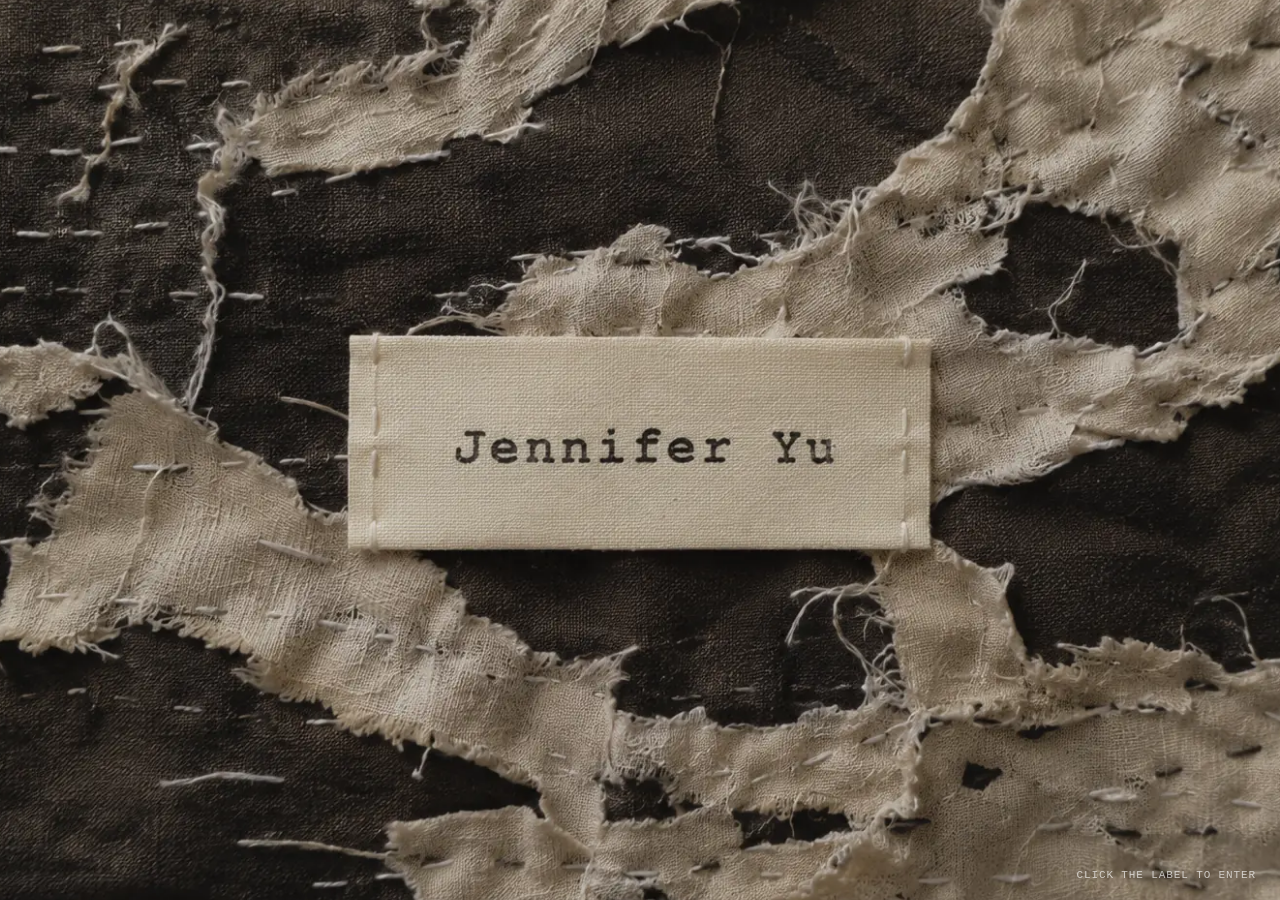
<file: index.html>
<!doctype html>
<html lang="en">
<head>
  <meta charset="UTF-8">
  <meta name="viewport" content="width=device-width,initial-scale=1">
  <meta name="description" content="Jennifer Yu — Fashion Design and Material Practice">
  <title>Jennifer Yu</title>
  <link rel="preload" href="images/jennifer-yu-cover.webp" as="image" type="image/webp">
  <link rel="stylesheet" href="style.css?v=20260730-2">
</head>
<body class="locked">
  <main>
    <section class="cover" id="cover">
      <div class="cover-image" aria-hidden="true"></div>
      <button class="label-button" id="enter-button" type="button" aria-label="Enter Jennifer Yu's portfolio">
        <span class="visually-hidden">Enter portfolio</span>
      </button>
      <p class="cover-hint">Click the label to enter</p>
    </section>
  </main>
  <script src="script.js?v=20260730-2"></script>
</body>
</html>
</file>
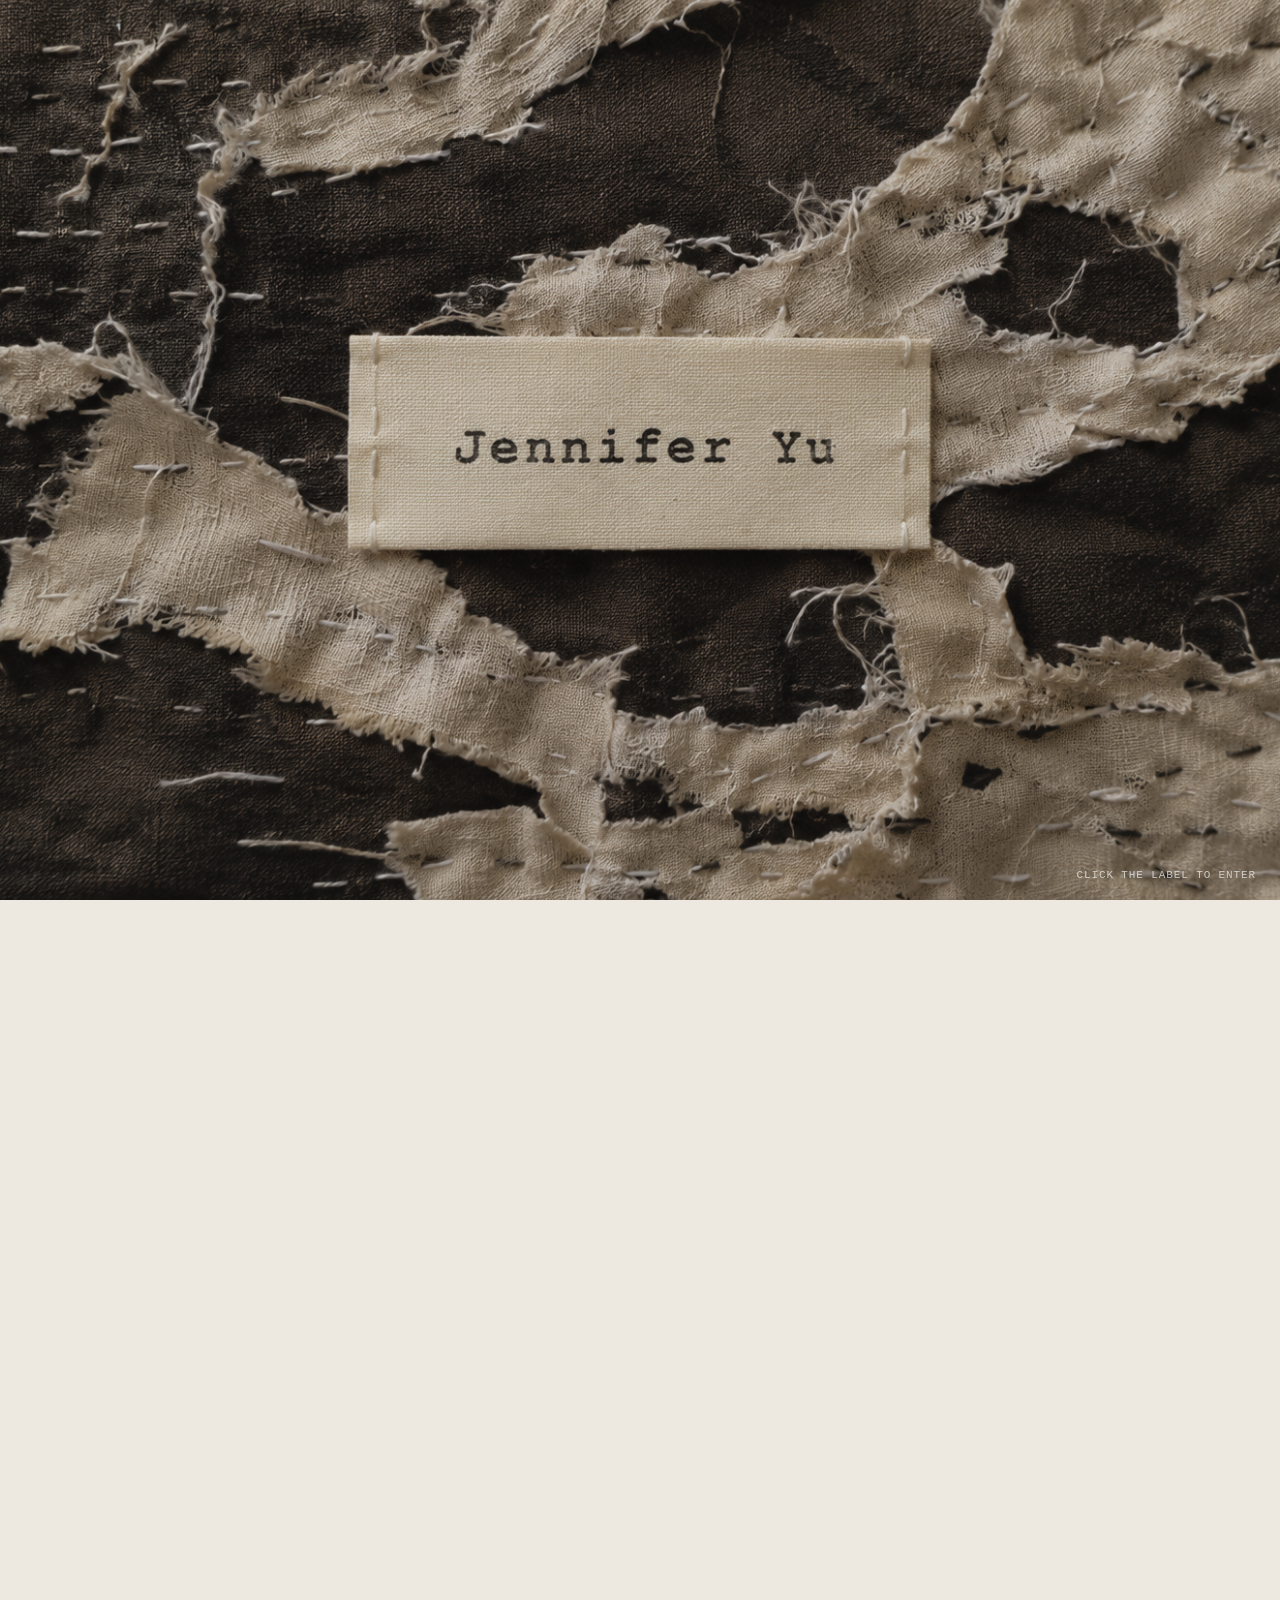
<file: jennifer-yu-github/index.html>
<!doctype html>
<html lang="en">
  <head>
    <meta charset="UTF-8" />
    <meta name="viewport" content="width=device-width, initial-scale=1.0" />
    <meta
      name="description"
      content="Jennifer Yu — Fashion Design and Material Practice"
    />
    <title>Jennifer Yu</title>
    <link rel="stylesheet" href="style.css" />
  </head>
  <body class="locked">
    <main>
      <section class="cover" id="cover">
        <div class="cover-image" aria-hidden="true"></div>
        <button
          class="label-button"
          id="enter-button"
          type="button"
          aria-label="Enter Jennifer Yu's portfolio"
        >
          <span>Enter Jennifer Yu's portfolio</span>
        </button>
        <p class="cover-hint">Click the label to enter</p>
      </section>

      <div class="portfolio" id="portfolio">
        <header class="site-header">
          <button class="wordmark" id="home-button" type="button">Jennifer Yu</button>
          <nav aria-label="Primary navigation">
            <a href="#work">Work</a>
            <a href="#about">About</a>
            <a href="mailto:xintongyu0601@gmail.com">Contact</a>
          </nav>
        </header>

        <section class="intro" aria-labelledby="intro-title">
          <p class="eyebrow">Fashion Design · Material Practice</p>
          <h1 id="intro-title">Material, memory,<br />and transformation.</h1>
          <p class="intro-note">
            Jennifer Yu is a fashion designer based in New York, exploring how
            traces of time can become material and form.
          </p>
        </section>

        <section class="projects" id="work" aria-label="Selected projects">
          <div class="section-heading">
            <p>Selected Works</p>
            <p>2025—2026</p>
          </div>

          <article class="project">
            <p class="project-number">01</p>
            <div>
              <h2>DUST</h2>
              <p class="project-subtitle">Material Experiments &amp; Personal Narrative</p>
            </div>
            <p class="project-note">
              Rust, tea, time, and the memory of a factory in Nanjing.
            </p>
            <span class="project-arrow" aria-hidden="true">↗</span>
          </article>

          <article class="project">
            <p class="project-number">02</p>
            <div>
              <h2>STAIN</h2>
              <p class="project-subtitle">Coffee Natural Dyed</p>
            </div>
            <p class="project-note">
              Everyday traces developed into textile and garment.
            </p>
            <span class="project-arrow" aria-hidden="true">↗</span>
          </article>

          <article class="project">
            <p class="project-number">03</p>
            <div>
              <h2>SHIBUKAKI</h2>
              <p class="project-subtitle">Persimmon Tannin Dyeing</p>
            </div>
            <p class="project-note">
              A study of oxidation, repetition, and changing surfaces.
            </p>
            <span class="project-arrow" aria-hidden="true">↗</span>
          </article>
        </section>

        <section class="about" id="about" aria-labelledby="about-title">
          <p class="eyebrow">About</p>
          <h2 id="about-title">
            A material-led fashion practice shaped by personal narrative,
            handwork, and experimentation.
          </h2>
          <p>Currently studying Fashion Design at Parsons School of Design in New York.</p>
        </section>

        <footer>
          <p>Jennifer Yu</p>
          <a href="mailto:xintongyu0601@gmail.com">xintongyu0601@gmail.com</a>
          <p>New York · 2026</p>
        </footer>
      </div>
    </main>
    <script src="script.js"></script>
  </body>
</html>
</file>
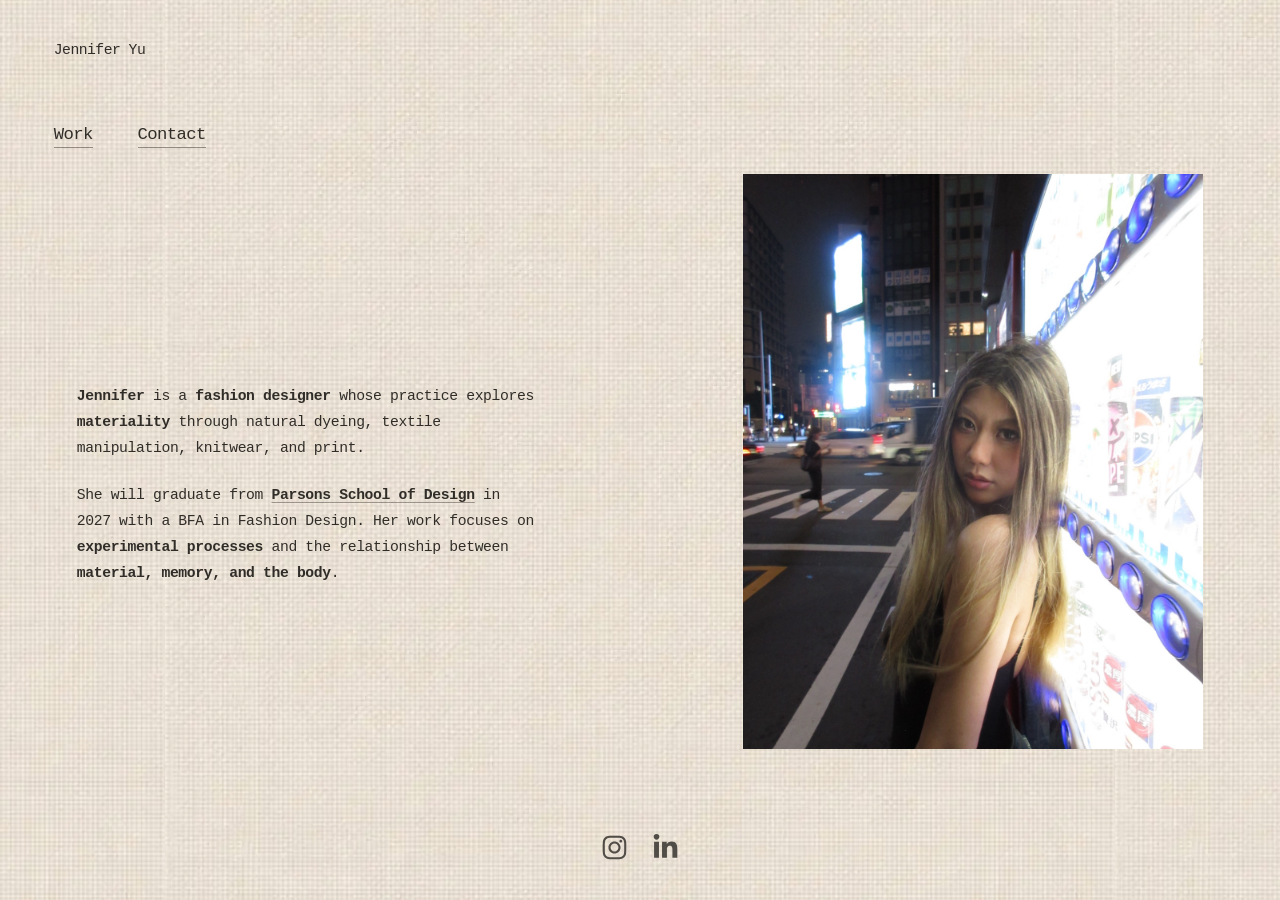
<file: about.html>
<!doctype html>
<html lang="en">
<head>
  <meta charset="UTF-8">
  <meta name="viewport" content="width=device-width,initial-scale=1">
  <meta name="description" content="About Jennifer Yu — Fashion Design and Material Practice">
  <title>About — Jennifer Yu</title>
  <link rel="stylesheet" href="style.css?v=20260730-2">
  <style>.portfolio{opacity:1;transform:none;pointer-events:auto}.page-link{display:inline-block;text-decoration:none}</style>
</head>
<body>
  <main class="portfolio">
    <header class="site-header">
      <a class="wordmark page-link" href="index.html" aria-label="Return to the cover">Jennifer Yu</a>
    </header>
    <section class="about-page" aria-label="About Jennifer Yu">
      <nav class="main-menu" aria-label="Portfolio navigation">
        <a class="stitched-link page-link" href="work.html">Work</a>
        <a class="stitched-link page-link" href="contact.html">Contact</a>
      </nav>
      <div class="about-layout">
        <div class="about-copy">
          <p><strong>Jennifer</strong> is a <strong>fashion designer</strong> whose practice explores <strong>materiality</strong> through natural dyeing, textile manipulation, knitwear, and print.</p>
          <p>She will graduate from <a class="institution-link" href="https://www.newschool.edu/parsons/bfa-fashion-design/" target="_blank" rel="noreferrer"><strong>Parsons School of Design</strong></a> in 2027 with a BFA in Fashion Design. Her work focuses on <strong>experimental processes</strong> and the relationship between <strong>material, memory, and the body</strong>.</p>
        </div>
        <figure class="portrait"><img src="images/jennifer-yu-portrait.jpeg" alt="Portrait of Jennifer Yu"></figure>
      </div>
      <div class="social-links" aria-label="Social links">
        <a class="social-link" href="https://www.instagram.com/_jenniferyu_?igsh=MWNzZ3d0NGlrMDB5eA==" target="_blank" rel="noreferrer" aria-label="Jennifer Yu on Instagram">
          <svg aria-hidden="true" viewBox="0 0 448 512"><path d="M224.1 141c-63.6 0-114.9 51.3-114.9 114.9s51.3 114.9 114.9 114.9S339 319.5 339 255.9 287.7 141 224.1 141Zm0 189.6c-41.1 0-74.7-33.5-74.7-74.7s33.5-74.7 74.7-74.7 74.7 33.5 74.7 74.7-33.6 74.7-74.7 74.7Zm146.4-194.3c0 14.9-12 26.8-26.8 26.8-14.9 0-26.8-12-26.8-26.8s12-26.8 26.8-26.8 26.8 12 26.8 26.8Zm76.1 27.2c-1.7-35.9-9.9-67.7-36.2-93.9-26.2-26.2-58-34.4-93.9-36.2-37-2.1-147.9-2.1-184.9 0-35.8 1.7-67.6 9.9-93.9 36.1s-34.4 58-36.2 93.9c-2.1 37-2.1 147.9 0 184.9 1.7 35.9 9.9 67.7 36.2 93.9s58 34.4 93.9 36.2c37 2.1 147.9 2.1 184.9 0 35.9-1.7 67.7-9.9 93.9-36.2 26.2-26.2 34.4-58 36.2-93.9 2.1-37 2.1-147.8 0-184.8ZM398.8 388c-7.8 19.6-22.9 34.7-42.6 42.6-29.5 11.7-99.5 9-132.1 9s-102.7 2.6-132.1-9c-19.6-7.8-34.7-22.9-42.6-42.6-11.7-29.5-9-99.5-9-132.1s-2.6-102.7 9-132.1c7.8-19.6 22.9-34.7 42.6-42.6 29.5-11.7 99.5-9 132.1-9s102.7-2.6 132.1 9c19.6 7.8 34.7 22.9 42.6 42.6 11.7 29.5 9 99.5 9 132.1s2.7 102.7-9 132.1Z"></path></svg>
        </a>
        <a class="social-link" href="https://www.linkedin.com/in/xintong-yu-71784a2b6?utm_source=share_via&amp;utm_content=profile&amp;utm_medium=member_ios" target="_blank" rel="noreferrer" aria-label="Jennifer Yu on LinkedIn">
          <svg aria-hidden="true" viewBox="0 0 448 512"><path d="M100.3 448H7.4V148.9h92.9ZM53.8 108.1C24.1 108.1 0 83.5 0 53.8A53.8 53.8 0 0 1 107.6 53.8c0 29.7-24.1 54.3-53.8 54.3ZM447.9 448h-92.7V302.4c0-34.7-.7-79.2-48.3-79.2-48.3 0-55.7 37.7-55.7 76.7V448h-92.8V148.9h89.1v40.8h1.3c12.4-23.5 42.7-48.3 87.9-48.3 94 0 111.3 61.9 111.3 142.3V448Z"></path></svg>
        </a>
      </div>
    </section>
  </main>
</body>
</html>
</file>
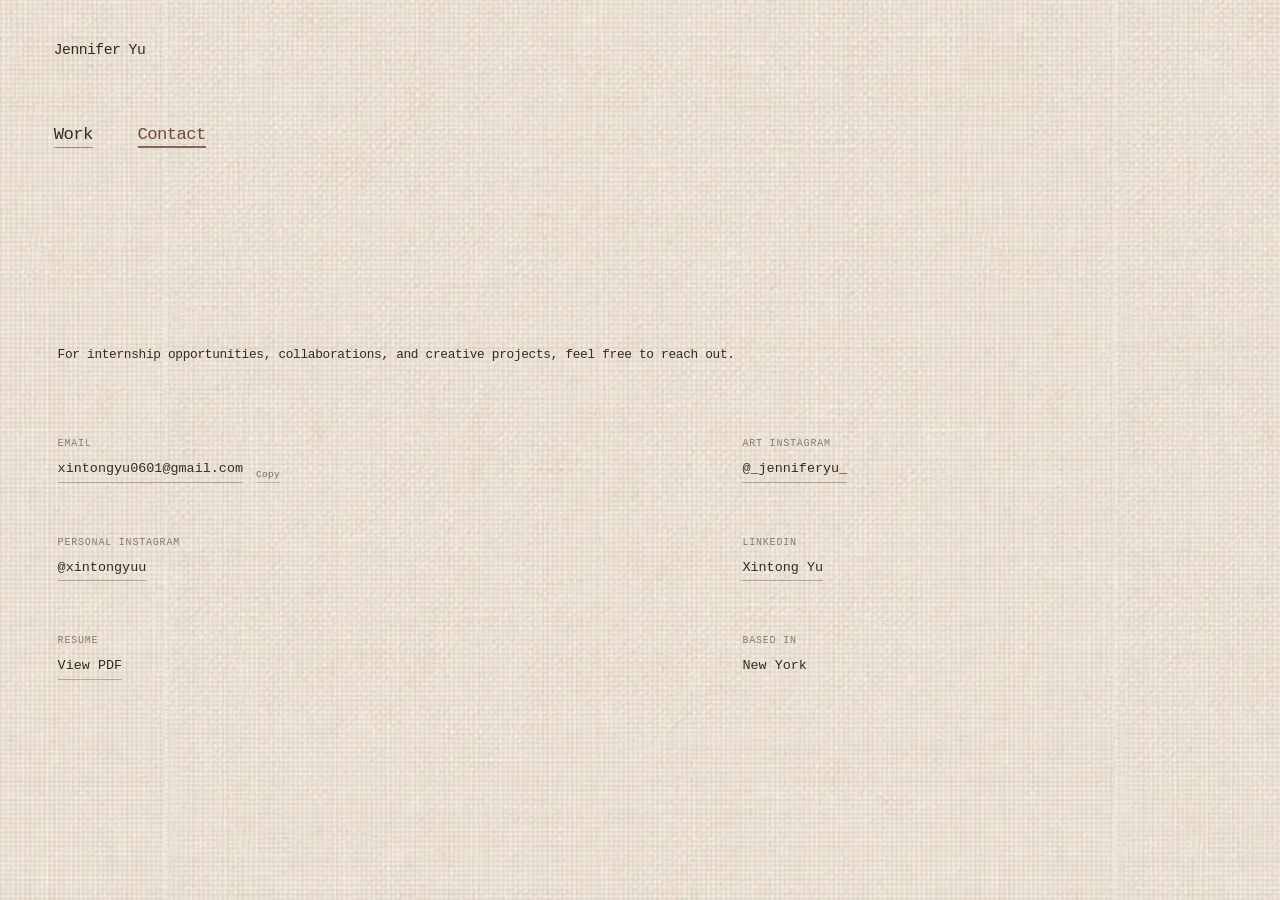
<file: contact.html>
<!doctype html>
<html lang="en">
<head>
  <meta charset="UTF-8">
  <meta name="viewport" content="width=device-width,initial-scale=1">
  <meta name="description" content="Contact Jennifer Yu — Fashion Designer">
  <title>Contact — Jennifer Yu</title>
  <link rel="stylesheet" href="style.css?v=20260730-contact-final">
  <style>.portfolio{opacity:1;transform:none;pointer-events:auto}.page-link{display:inline-block;text-decoration:none}</style>
</head>
<body>
  <main class="portfolio">
    <header class="site-header"><a class="wordmark page-link" href="about.html" aria-label="Return to Jennifer Yu's introduction">Jennifer Yu</a></header>
    <section class="contact-page" aria-labelledby="contact-title">
      <nav class="main-menu contact-menu" aria-label="Portfolio">
        <a class="stitched-link page-link" href="work.html">Work</a>
        <a class="stitched-link page-link stitched-link--active" href="contact.html" aria-current="page">Contact</a>
      </nav>
      <div class="contact-layout">
        <p class="contact-intro" id="contact-title">For internship opportunities, collaborations, and creative projects, feel free to reach out.</p>
        <dl class="contact-list">
          <div>
            <dt>Email</dt>
            <dd>
              <span class="email-actions">
                <a class="email-address" id="email-link" href="mailto:xintongyu0601@gmail.com">xintongyu0601@gmail.com</a>
                <button class="copy-email" id="copy-email" type="button">Copy</button>
                <span class="visually-hidden" id="copy-status" aria-live="polite"></span>
              </span>
            </dd>
          </div>
          <div><dt>Art Instagram</dt><dd><a href="https://www.instagram.com/_jenniferyu_/" target="_blank" rel="noreferrer">@_jenniferyu_</a></dd></div>
          <div><dt>Personal Instagram</dt><dd><a href="https://www.instagram.com/xintongyuu/" target="_blank" rel="noreferrer">@xintongyuu</a></dd></div>
          <div><dt>LinkedIn</dt><dd><a href="https://www.linkedin.com/in/xintong-yu-71784a2b6/" target="_blank" rel="noreferrer">Xintong Yu</a></dd></div>
          <div><dt>Resume</dt><dd><a href="resume/xintong-yu-resume.pdf" target="_blank" rel="noreferrer">View PDF</a></dd></div>
          <div><dt>Based in</dt><dd>New York</dd></div>
        </dl>
      </div>
    </section>
  </main>
  <script>
    (() => {
      const email = "xintongyu0601@gmail.com";
      const emailLink = document.getElementById("email-link");
      const copyButton = document.getElementById("copy-email");
      const copyStatus = document.getElementById("copy-status");

      emailLink.addEventListener("click", (event) => {
        const touch = matchMedia("(pointer: coarse)").matches || navigator.maxTouchPoints > 0;
        if (!touch) {
          event.preventDefault();
          window.open(
            "https://mail.google.com/mail/?view=cm&fs=1&to=" + encodeURIComponent(email),
            "_blank",
            "noopener,noreferrer"
          );
        }
      });

      copyButton.addEventListener("click", async () => {
        try {
          await navigator.clipboard.writeText(email);
        } catch {
          const area = document.createElement("textarea");
          area.value = email;
          area.style.position = "fixed";
          area.style.opacity = "0";
          document.body.appendChild(area);
          area.select();
          document.execCommand("copy");
          area.remove();
        }
        copyButton.textContent = "Copied";
        copyStatus.textContent = "Email address copied";
        setTimeout(() => {
          copyButton.textContent = "Copy";
          copyStatus.textContent = "";
        }, 1800);
      });
    })();
  </script>
</body>
</html>
</file>
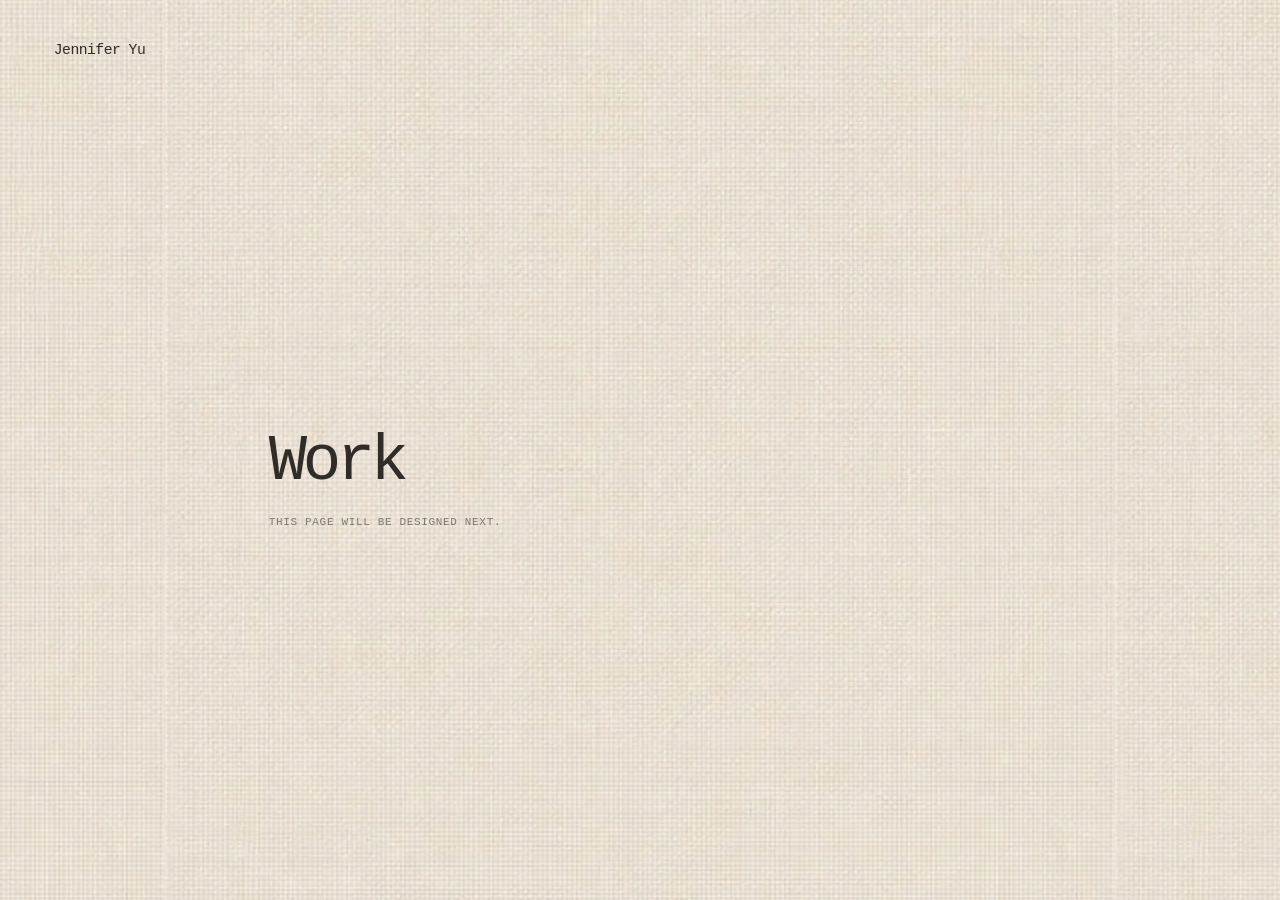
<file: work.html>
<!doctype html>
<html lang="en">
<head>
  <meta charset="UTF-8">
  <meta name="viewport" content="width=device-width,initial-scale=1">
  <title>Work — Jennifer Yu</title>
  <link rel="stylesheet" href="style.css?v=20260730-2">
  <style>.portfolio{opacity:1;transform:none;pointer-events:auto}.page-link{display:inline-block;text-decoration:none}</style>
</head>
<body>
  <main class="portfolio">
    <header class="site-header"><a class="wordmark page-link" href="about.html" aria-label="Return to Jennifer Yu's introduction">Jennifer Yu</a></header>
    <section class="placeholder-page" aria-labelledby="work-title">
      <p class="placeholder-title" id="work-title">Work</p>
      <p class="placeholder-page__note">This page will be designed next.</p>
    </section>
  </main>
</body>
</html>
</file>
<file: style.css>
:root {
  --linen: #ede9df;
  --ink: #302d29;
  --hover: #75483f;
}

* {
  box-sizing: border-box;
}

html {
  scroll-behavior: smooth;
}

body {
  margin: 0;
  background: var(--linen);
  color: var(--ink);
  font-family: "Courier New", Courier, monospace;
}

button,
a {
  color: inherit;
}

.institution-link {
  text-decoration-line: underline;
  text-decoration-thickness: 1px;
  text-underline-offset: 3px;
  text-decoration-color: color-mix(in srgb, currentColor 42%, transparent);
  transition: color 220ms ease, text-decoration-color 220ms ease;
}

.institution-link:hover,
.institution-link:focus-visible {
  color: var(--hover);
  text-decoration-color: currentColor;
}

.institution-link:focus-visible {
  outline: 1px dotted var(--hover);
  outline-offset: 4px;
}

button {
  font: inherit;
}

.visually-hidden {
  position: absolute;
  width: 1px;
  height: 1px;
  padding: 0;
  margin: -1px;
  overflow: hidden;
  clip: rect(0, 0, 0, 0);
  white-space: nowrap;
  border: 0;
}

.cover {
  position: fixed;
  inset: 0;
  z-index: 10;
  overflow: hidden;
  background: #211d18;
  transition: opacity 800ms cubic-bezier(0.77, 0, 0.18, 1),
    visibility 800ms;
}

.cover.leaving {
  opacity: 0;
  visibility: hidden;
  pointer-events: none;
}

.cover-image {
  position: absolute;
  inset: -1px;
  background-image: url("images/jennifer-yu-cover.webp");
  background-position: center;
  background-repeat: no-repeat;
  background-size: cover;
  transform: scale(1.01);
  transition: transform 1.6s cubic-bezier(0.2, 0.7, 0, 1);
}

.cover:has(.label-button:hover) .cover-image,
.cover:has(.label-button:focus-visible) .cover-image {
  transform: scale(1.025);
}

.label-button {
  position: absolute;
  left: 50%;
  top: 50%;
  width: clamp(280px, 36vw, 620px);
  height: clamp(120px, 20vw, 270px);
  transform: translate(-50%, -50%);
  cursor: pointer;
  border: 0;
  background: transparent;
}

.label-button:focus-visible {
  outline: 1px solid rgba(255, 255, 255, 0.85);
  outline-offset: 8px;
}

.cover-hint {
  position: absolute;
  right: 24px;
  bottom: 19px;
  margin: 0;
  color: rgba(255, 255, 255, 0.68);
  font-size: 11px;
  letter-spacing: 0.08em;
  line-height: 1;
  text-transform: uppercase;
  opacity: 0;
  animation: hint-in 600ms 1.2s forwards;
}

@keyframes hint-in {
  to {
    opacity: 1;
  }
}

.portfolio {
  position: relative;
  min-height: 100svh;
  overflow: hidden;
  background-color: var(--linen);
  background-image: url("images/linen-texture-fine.webp");
  background-position: center;
  background-repeat: repeat;
  background-size: min(950px, 100vw) auto;
  opacity: 0;
  transform: translateY(12px);
  pointer-events: none;
  transition: opacity 600ms 360ms ease, transform 800ms 300ms ease;
}

.portfolio::after {
  position: absolute;
  inset: 0;
  z-index: 0;
  content: "";
  pointer-events: none;
  opacity: 0.1;
  background: var(--linen);
  mix-blend-mode: multiply;
}

.portfolio.visible {
  opacity: 1;
  transform: none;
  pointer-events: auto;
}

.site-header,
.about-page,
.placeholder-page,
.contact-page {
  position: relative;
  z-index: 1;
}

.site-header {
  position: fixed;
  top: 0;
  left: 0;
  z-index: 3;
  padding: clamp(25px, 3.2vw, 48px) clamp(24px, 4.2vw, 64px);
}

.wordmark {
  position: relative;
  padding: 0 0 5px;
  border: 0;
  background: transparent;
  cursor: pointer;
  font-family: "Courier New", Courier, monospace;
  font-size: clamp(14px, 1.15vw, 18px);
  font-weight: 300;
  letter-spacing: -0.035em;
  line-height: 1;
}

.wordmark::after {
  position: absolute;
  right: 0;
  bottom: 0;
  left: 0;
  height: 1px;
  content: "";
  background: var(--ink);
  opacity: 0;
  transform: scaleX(0.75);
  transition: opacity 220ms ease, transform 280ms ease;
}

.wordmark:hover::after,
.wordmark:focus-visible::after {
  opacity: 0.42;
  transform: scaleX(1);
}

.wordmark:focus-visible,
.stitched-link:focus-visible {
  outline: 1px dotted var(--hover);
  outline-offset: 8px;
}

.about-page {
  display: grid;
  grid-template-rows: auto 1fr auto;
  min-height: 100svh;
  padding: clamp(94px, 14vh, 140px) clamp(24px, 4.2vw, 64px)
    clamp(28px, 4vh, 44px);
}

.main-menu {
  display: flex;
  align-items: center;
  justify-content: flex-start;
  gap: clamp(28px, 3.5vw, 54px);
  width: 100%;
  margin: 0;
  text-align: left;
}

.stitched-link {
  position: relative;
  padding: 0 0 7px;
  border: 0;
  background: transparent;
  cursor: pointer;
  font-family: "Courier New", Courier, monospace;
  font-size: clamp(15px, 1.35vw, 20px);
  font-weight: 300;
  letter-spacing: -0.035em;
  line-height: 1;
  transition: color 260ms ease, transform 260ms ease;
}

.stitched-link::after {
  position: absolute;
  right: 0;
  bottom: 2px;
  left: 0;
  height: 1px;
  content: "";
  background: currentColor;
  opacity: 0.48;
  transform: scaleX(1);
  transform-origin: left center;
  transition: opacity 220ms ease, transform 420ms cubic-bezier(0.22, 1, 0.36, 1);
}

.stitched-link:hover,
.stitched-link:focus-visible {
  color: var(--hover);
  transform: translateX(4px);
}

.stitched-link:hover::after,
.stitched-link:focus-visible::after {
  opacity: 0.9;
  transform: scaleX(1);
}

.about-layout {
  display: grid;
  grid-template-columns: minmax(360px, 0.88fr) minmax(360px, 1.12fr);
  align-items: center;
  gap: clamp(48px, 6vw, 92px);
  width: min(1180px, 88vw);
  margin: -1vh auto 0;
}

.about-copy {
  min-width: 0;
  max-width: 610px;
  font-family: "Courier New", Courier, monospace;
  font-size: clamp(13px, 1.15vw, 17px);
  font-weight: 300;
  letter-spacing: -0.025em;
  line-height: 1.76;
}

.about-copy strong {
  font-weight: 620;
}

.about-copy p {
  margin: 0;
}

.about-copy p + p {
  margin-top: 1.45em;
}

.portrait {
  width: min(100%, 460px);
  margin: 0;
  justify-self: end;
  overflow: hidden;
  background: #d8d2c8;
  aspect-ratio: 4 / 5;
  transform: translateY(-24px);
}

.portrait img {
  display: block;
  width: 100%;
  height: 100%;
  object-fit: cover;
  object-position: 61% 45%;
}

.social-links {
  display: flex;
  align-items: center;
  justify-content: center;
  gap: 24px;
  min-height: 34px;
}

.social-link {
  display: block;
  width: 27px;
  height: 27px;
  color: var(--ink);
  text-decoration: none;
  opacity: 0.82;
  transition: opacity 220ms ease, transform 220ms ease;
}

.social-link svg {
  display: block;
  width: 100%;
  height: 100%;
  fill: currentColor;
}

.social-link:hover,
.social-link:focus-visible {
  opacity: 1;
  transform: translateY(-2px);
}

.social-link:focus-visible {
  outline: 1px dotted var(--hover);
  outline-offset: 6px;
}

.placeholder-page {
  display: flex;
  flex-direction: column;
  justify-content: center;
  min-height: 100svh;
  padding: 16vh 8vw 10vh clamp(52px, 21vw, 360px);
}

.placeholder-page p {
  margin: 0;
  font-size: clamp(34px, 5vw, 72px);
  letter-spacing: -0.07em;
}

.placeholder-page .placeholder-page__note {
  margin-top: 18px;
  color: rgba(48, 45, 41, 0.58);
  font-size: 11px;
  letter-spacing: 0.06em;
  text-transform: uppercase;
}

@media (max-width: 700px) {
  .cover-image {
    background-size: auto 100%;
  }

  .label-button {
    width: 58vw;
    height: 26vw;
    min-height: 90px;
  }

  .cover-hint {
    right: 16px;
    bottom: 16px;
    font-size: 9px;
  }

  .site-header {
    padding: 25px 22px;
  }

  .wordmark {
    font-size: 13px;
  }

  .about-page,
  .placeholder-page,
  .contact-page {
    padding-right: 22px;
    padding-left: 22px;
  }

  .main-menu {
    gap: 26px;
    margin: 6px 0 0;
    padding-left: 0;
  }

  .stitched-link {
    padding-bottom: 7px;
    font-size: 15px;
  }

  .about-page {
    grid-template-rows: auto 1fr auto;
    padding-top: 84px;
    padding-bottom: 22px;
  }

  .about-layout {
    grid-template-columns: minmax(0, 0.82fr) minmax(0, 1.18fr);
    align-items: center;
    gap: 20px;
    width: 100%;
    margin: 10px 0 8px;
  }

  .portrait {
    grid-column: 2;
    grid-row: 1;
    width: 100%;
    justify-self: end;
    aspect-ratio: 3 / 4;
    transform: translateY(-28px);
  }

  .about-copy {
    grid-column: 1;
    grid-row: 1;
    width: 100%;
    max-width: 100%;
    overflow-wrap: anywhere;
    font-size: clamp(9px, 2.3vw, 10.75px);
    line-height: 1.7;
    text-align: left;
  }

  .about-copy p + p {
    margin-top: 1.1em;
  }

  .social-links {
    gap: 20px;
  }

  .social-link {
    width: 24px;
    height: 24px;
  }
}

.contact-page {
  display: grid;
  grid-template-rows: auto 1fr;
  min-height: 100svh;
  padding: clamp(94px, 14vh, 140px) clamp(24px, 4.2vw, 64px)
    clamp(40px, 6vh, 72px);
}

.contact-menu {
  align-self: start;
}

.stitched-link--active {
  color: var(--hover);
}

.stitched-link--active::after {
  height: 2px;
  opacity: 0.82;
}

.contact-layout {
  display: flex;
  flex-direction: column;
  justify-content: center;
  gap: clamp(54px, 8vh, 86px);
  width: min(1180px, 91vw);
  margin: 0 auto;
  padding: clamp(34px, 5vh, 62px) 0 clamp(8px, 2vh, 24px);
}

.contact-intro {
  width: 100%;
  max-width: none;
  margin: 0;
  font-size: clamp(12px, 1vw, 15px);
  font-weight: 300;
  letter-spacing: -0.025em;
  line-height: 1.75;
  text-align: left;
}

.contact-list {
  display: grid;
  grid-template-columns: repeat(2, minmax(0, 1fr));
  gap: clamp(42px, 6vh, 68px) clamp(120px, 16vw, 240px);
  width: 100%;
  margin: 0;
}

.contact-list div {
  min-width: 0;
}

.contact-list dt {
  margin: 0 0 10px;
  color: rgba(48, 45, 41, 0.55);
  font-size: 10px;
  letter-spacing: 0.08em;
  text-transform: uppercase;
}

.contact-list dd {
  margin: 0;
  overflow-wrap: anywhere;
  font-size: clamp(12px, 1.05vw, 15px);
  line-height: 1.45;
}

.contact-list a {
  position: relative;
  display: inline-block;
  padding-bottom: 4px;
  text-decoration: none;
  transition: color 220ms ease, transform 220ms ease;
}

.contact-list a::after {
  position: absolute;
  right: 0;
  bottom: 0;
  left: 0;
  height: 1px;
  content: "";
  background: currentColor;
  opacity: 0.32;
  transform-origin: left;
  transition: opacity 220ms ease, transform 300ms ease;
}

.contact-list a:hover,
.contact-list a:focus-visible {
  color: var(--hover);
  transform: translateX(3px);
}

.contact-list a:hover::after,
.contact-list a:focus-visible::after {
  opacity: 0.9;
}

.contact-list a:focus-visible {
  outline: 1px dotted var(--hover);
  outline-offset: 5px;
}

.email-actions {
  display: inline-grid;
  grid-template-columns: minmax(0, 1fr) auto;
  align-items: end;
  gap: 13px;
  max-width: 100%;
}

.copy-email {
  padding: 2px 0;
  border: 0;
  border-bottom: 1px solid color-mix(in srgb, currentColor 32%, transparent);
  background: transparent;
  color: color-mix(in srgb, var(--ink) 64%, transparent);
  cursor: pointer;
  font-size: 0.7em;
  letter-spacing: 0.04em;
  line-height: 1;
  white-space: nowrap;
  transition: color 220ms ease, border-color 220ms ease;
}

.copy-email:hover,
.copy-email:focus-visible {
  color: var(--hover);
  border-color: currentColor;
}

.copy-email:focus-visible {
  outline: 1px dotted var(--hover);
  outline-offset: 5px;
}

@media (max-width: 700px) {
  .contact-page {
    grid-template-rows: auto 1fr;
    padding-top: 84px;
    padding-bottom: 36px;
  }

  .contact-layout {
    justify-content: center;
    gap: 42px;
    width: 100%;
    margin: 0;
    padding: 42px 0 18px;
  }

  .contact-intro {
    font-size: 12px;
    text-align: left;
  }

  .contact-list {
    grid-template-columns: repeat(2, minmax(0, 1fr));
    gap: 30px 22px;
  }

  .contact-list dd {
    font-size: 11px;
  }

  .email-actions {
    width: 100%;
    gap: 7px;
  }

  .email-address {
    font-size: 9px;
    letter-spacing: -0.045em;
    white-space: nowrap;
  }

  .copy-email {
    font-size: 7px;
    letter-spacing: 0;
  }
}

@media (prefers-reduced-motion: reduce) {
  *,
  *::before,
  *::after {
    scroll-behavior: auto !important;
    animation-duration: 0.01ms !important;
    animation-iteration-count: 1 !important;
    transition-duration: 0.01ms !important;
  }
}
</file>
<file: jennifer-yu-github/style.css>
:root {
  --ink: #191713;
  --paper: #ede9e0;
  --line: rgba(25, 23, 19, 0.28);
}

* { box-sizing: border-box; }
html { scroll-behavior: smooth; }
body {
  margin: 0;
  background: var(--paper);
  color: var(--ink);
  font-family: Arial, Helvetica, sans-serif;
}
body.locked { overflow: hidden; }
button, a { color: inherit; }

.cover {
  position: fixed;
  inset: 0;
  z-index: 10;
  overflow: hidden;
  background: #211d18;
  transition: opacity 800ms cubic-bezier(.77,0,.18,1), visibility 800ms;
}
.cover.leaving { opacity: 0; visibility: hidden; pointer-events: none; }
.cover-image {
  position: absolute;
  inset: -1px;
  background: url("images/jennifer-yu-cover.png") center / cover no-repeat;
  transform: scale(1.01);
  transition: transform 1.6s cubic-bezier(.2,.7,0,1);
}
.cover:has(.label-button:hover) .cover-image,
.cover:has(.label-button:focus-visible) .cover-image { transform: scale(1.025); }
.label-button {
  position: absolute;
  left: 50%;
  top: 50%;
  width: clamp(280px, 36vw, 620px);
  height: clamp(120px, 20vw, 270px);
  transform: translate(-50%, -50%);
  cursor: pointer;
  border: 0;
  background: transparent;
}
.label-button span {
  position: absolute;
  width: 1px;
  height: 1px;
  overflow: hidden;
  clip: rect(0 0 0 0);
}
.label-button:focus-visible { outline: 1px solid #fff; outline-offset: 8px; }
.cover-hint {
  position: absolute;
  right: 24px;
  bottom: 19px;
  margin: 0;
  color: rgba(255,255,255,.68);
  font: 11px/1 "Courier New", monospace;
  letter-spacing: .08em;
  text-transform: uppercase;
}

.portfolio {
  min-height: 100vh;
  opacity: 0;
  transform: translateY(18px);
  pointer-events: none;
  transition: opacity 600ms 360ms ease, transform 800ms 300ms ease;
}
.portfolio.visible { opacity: 1; transform: none; pointer-events: auto; }
.site-header {
  position: sticky;
  top: 0;
  z-index: 5;
  display: flex;
  align-items: center;
  justify-content: space-between;
  min-height: 72px;
  padding: 0 3vw;
  border-bottom: 1px solid var(--line);
  background: rgba(237,233,224,.88);
  backdrop-filter: blur(12px);
}
.wordmark {
  padding: 0;
  border: 0;
  background: none;
  cursor: pointer;
  font: 18px/1 "Courier New", monospace;
}
nav { display: flex; gap: clamp(18px, 3vw, 48px); }
nav a, footer a { text-decoration: none; }
nav a {
  font-size: 12px;
  letter-spacing: .08em;
  text-transform: uppercase;
}
nav a:hover, footer a:hover { text-decoration: underline; text-underline-offset: 4px; }

.intro {
  display: grid;
  grid-template-columns: 1fr 4fr;
  min-height: calc(100vh - 72px);
  padding: 7vw 3vw 4vw;
  border-bottom: 1px solid var(--line);
}
.eyebrow {
  margin: 0;
  font: 11px/1.4 "Courier New", monospace;
  letter-spacing: .08em;
  text-transform: uppercase;
}
.intro h1 {
  grid-column: 2;
  align-self: center;
  margin: 0;
  font: 400 clamp(54px, 8.6vw, 150px)/.88 Georgia, "Times New Roman", serif;
  letter-spacing: -.055em;
}
.intro-note {
  grid-column: 2;
  align-self: end;
  max-width: 500px;
  margin: 3rem 0 0 auto;
  font-size: 15px;
  line-height: 1.55;
}
.projects { padding: 0 3vw; }
.section-heading {
  display: flex;
  justify-content: space-between;
  padding: 24px 0 54px;
  font: 11px/1 "Courier New", monospace;
  letter-spacing: .08em;
  text-transform: uppercase;
}
.section-heading p { margin: 0; }
.project {
  display: grid;
  grid-template-columns: 7vw minmax(320px, 1.8fr) 1fr 30px;
  align-items: start;
  gap: 2vw;
  padding: 34px 0 38px;
  border-top: 1px solid var(--line);
  transition: padding 250ms ease;
}
.project:last-child { border-bottom: 1px solid var(--line); }
.project:hover { padding-left: 10px; padding-right: 10px; }
.project-number, .project-subtitle, .project-note {
  margin: 0;
  font-size: 12px;
  line-height: 1.5;
}
.project h2 {
  margin: 0 0 10px;
  font: 400 clamp(38px, 5vw, 76px)/.9 Georgia, "Times New Roman", serif;
  letter-spacing: -.04em;
}
.project-subtitle {
  font-family: "Courier New", monospace;
  text-transform: uppercase;
}
.project-note { max-width: 280px; }
.project-arrow { font-size: 21px; }
.about {
  display: grid;
  grid-template-columns: 1fr 4fr;
  gap: 2vw;
  padding: 10vw 3vw;
}
.about h2 {
  grid-column: 2;
  max-width: 1100px;
  margin: 0;
  font: 400 clamp(38px, 5vw, 78px)/1 Georgia, "Times New Roman", serif;
  letter-spacing: -.04em;
}
.about > p:last-child {
  grid-column: 2;
  max-width: 430px;
  margin: 45px 0 0;
  line-height: 1.6;
}
footer {
  display: grid;
  grid-template-columns: 1fr 1fr auto;
  gap: 20px;
  padding: 24px 3vw;
  border-top: 1px solid var(--line);
  font: 12px/1.4 "Courier New", monospace;
}
footer p { margin: 0; }

@media (max-width: 700px) {
  .cover-image { background-size: auto 100%; }
  .cover-hint { right: 16px; bottom: 16px; }
  .site-header { min-height: 62px; padding: 0 18px; }
  nav { gap: 14px; }
  nav a { font-size: 10px; }
  .intro {
    grid-template-columns: 1fr;
    min-height: calc(100svh - 62px);
    padding: 36px 18px 28px;
  }
  .intro h1 {
    grid-column: 1;
    font-size: clamp(48px, 15vw, 78px);
    line-height: .92;
  }
  .intro-note { grid-column: 1; margin-top: 36px; }
  .projects { padding: 0 18px; }
  .project {
    grid-template-columns: 34px 1fr 22px;
    gap: 10px;
  }
  .project-note { grid-column: 2 / 4; }
  .project-arrow { grid-column: 3; grid-row: 1; }
  .about {
    grid-template-columns: 1fr;
    padding: 100px 18px;
  }
  .about h2, .about > p:last-child { grid-column: 1; }
  footer { grid-template-columns: 1fr; padding: 22px 18px; }
}

@media (prefers-reduced-motion: reduce) {
  *, *::before, *::after { scroll-behavior: auto !important; transition: none !important; }
}
</file>
